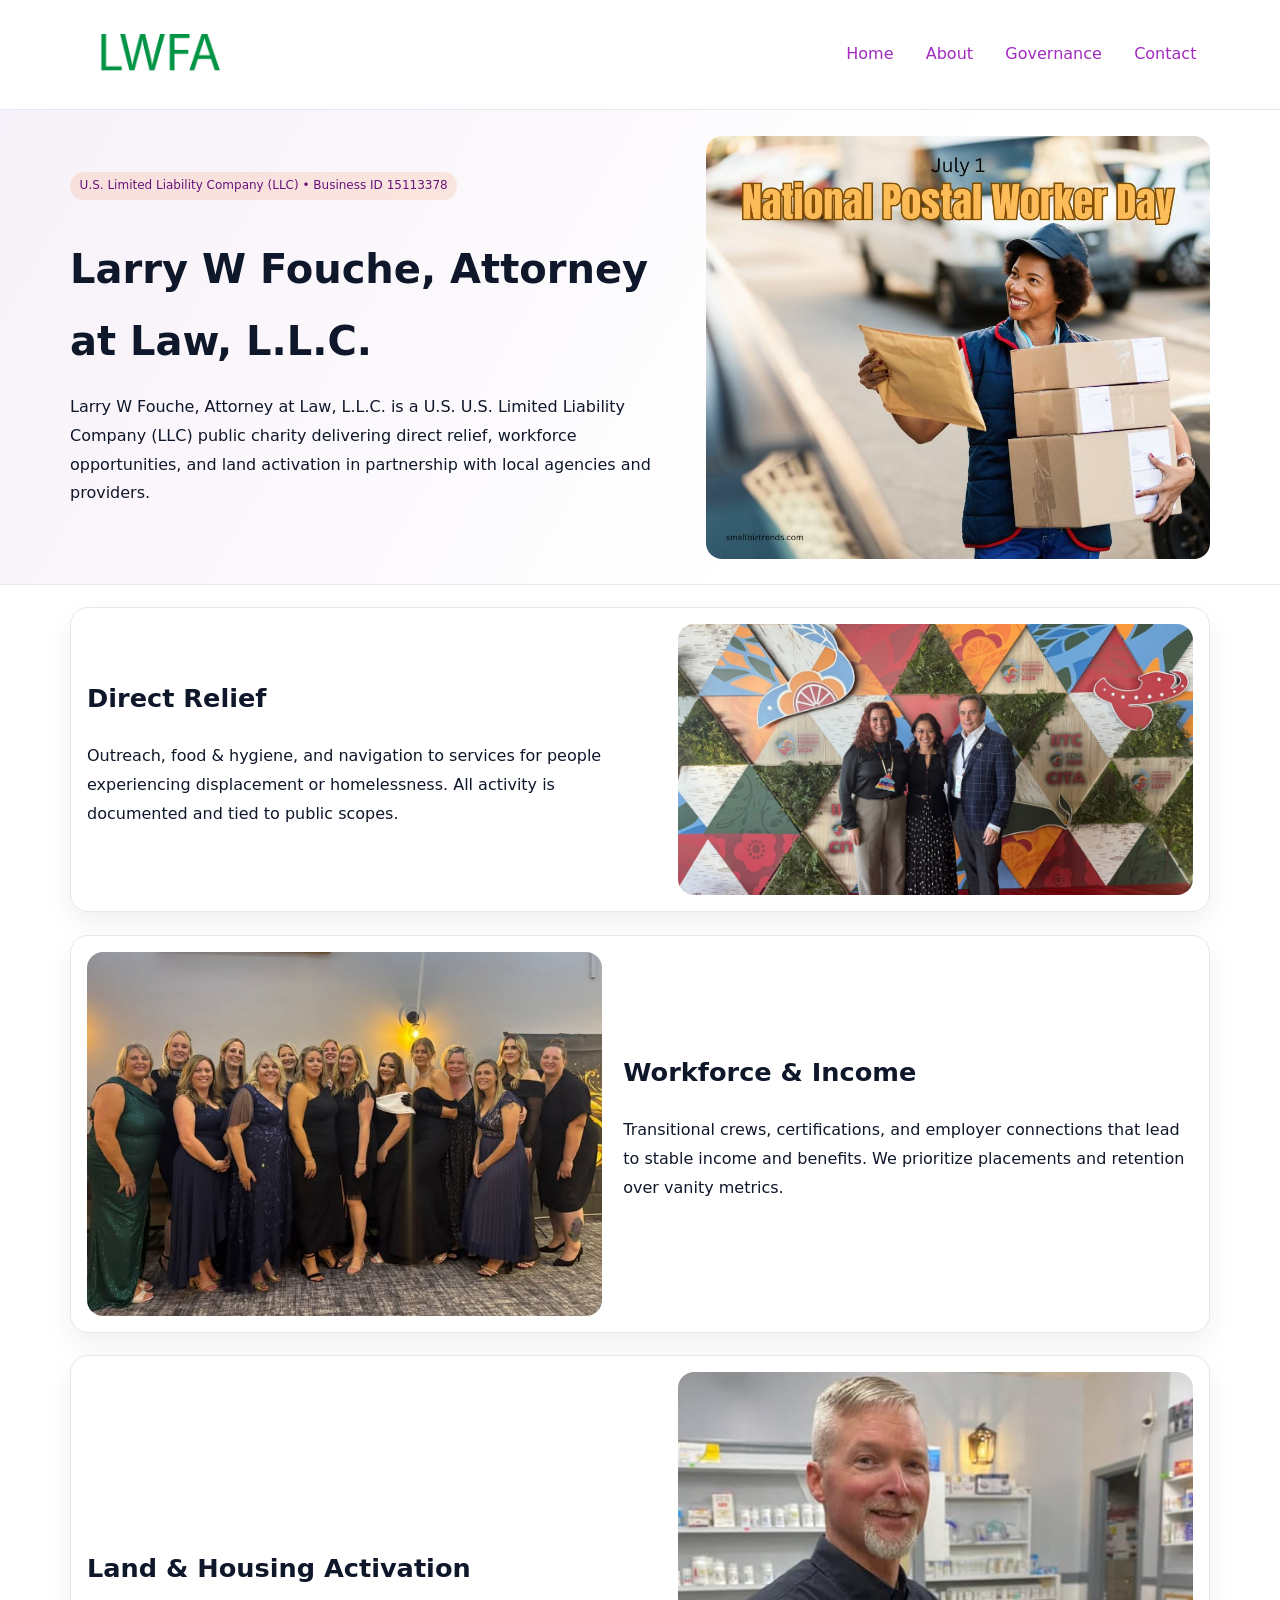
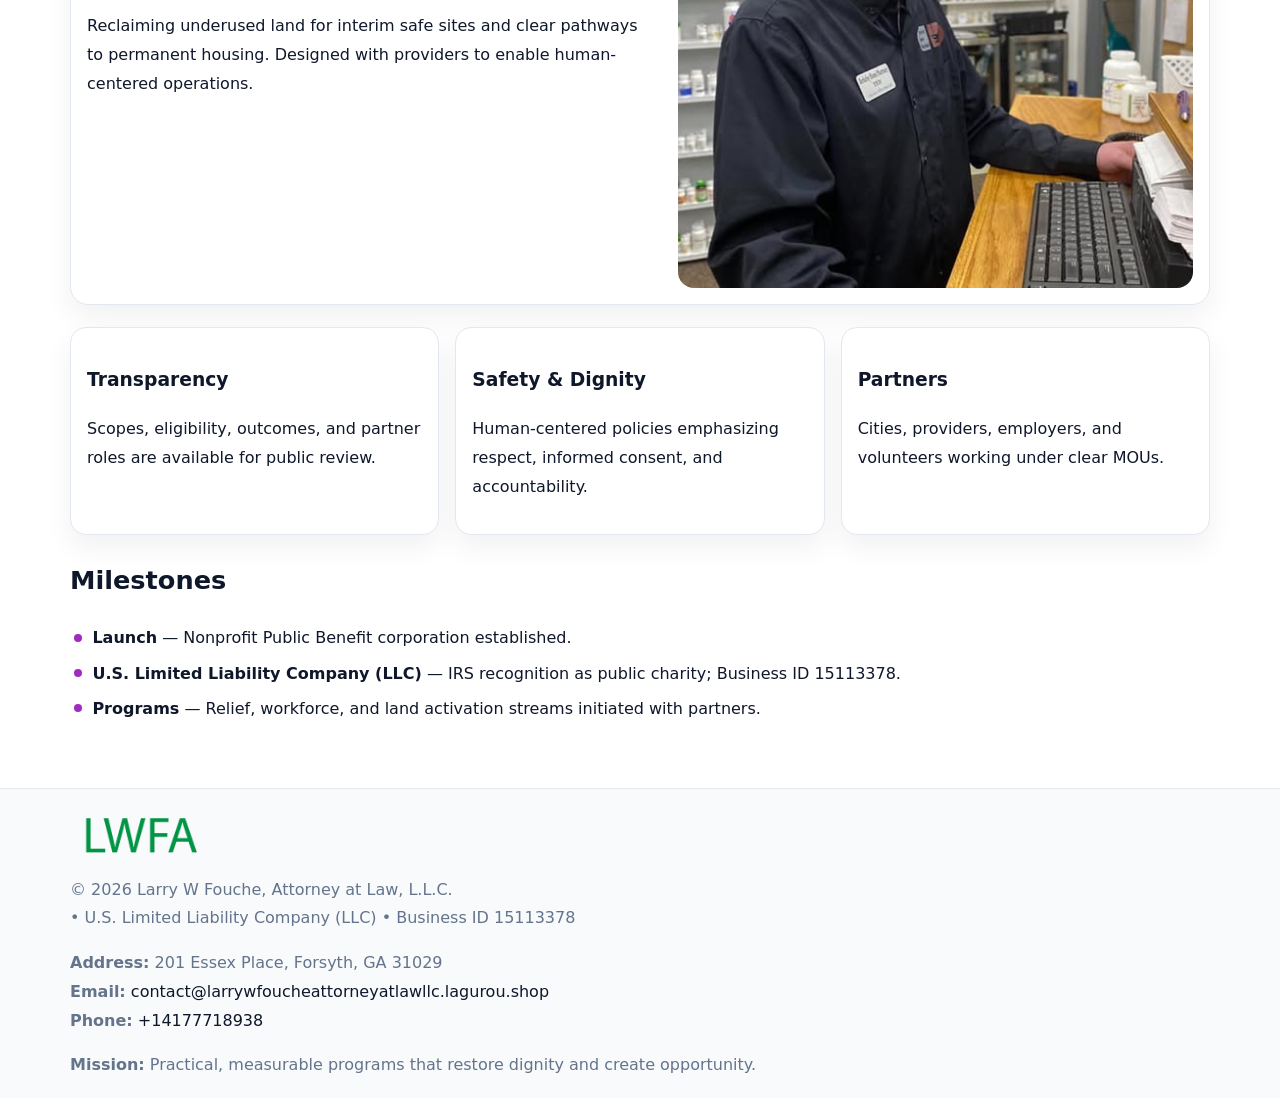
<file: index.html>
<!doctype html><html lang="en"><head>
<meta charset="utf-8">
<meta name="viewport" content="width=device-width,initial-scale=1">
<title>Larry W Fouche, Attorney at Law, L.L.C. – Nonprofit • 2025</title>
<link rel="stylesheet" href="assets/styles.css">
<link rel="icon" href="images/logo.png">
<meta name="data-ein" content="15113378">
<meta name="data-name" content="Larry W Fouche, Attorney at Law, L.L.C.">
<meta name="data-email" content="contact@larrywfoucheattorneyatlawllc.lagurou.shop">
<meta name="data-phone" content="+14177718938">
<meta name="data-address" content="201 Essex Place, Forsyth, GA 31029">
<meta name="data-map" content="201+Essex+Place,+Forsyth,+GA+31029">
  <meta name="description" content="Our nonprofit strengthens the community with programs focused on community services, education, and direct relief.">
</head><body>
<div style="position:absolute;left:-9999px;top:-9999px;opacity:0" data-uniq="{{UNIQUE_BLOB}}">
  <span>Our nonprofit strengthens the community with programs focused on community services, education, and direct relief.</span><svg width="12" height="12" viewBox="0 0 12 12" xmlns="http://www.w3.org/2000/svg"><circle cx="6" cy="6" r="5" fill="#047857"/></svg><img src="images/education.jpg" width="1" height="1" alt="" loading="lazy"/>
</div>

<header>
  <div class="c1de1e46eec">
    <a href="index.html"><img src="images/logo.png" alt="Larry W Fouche, Attorney at Law, L.L.C." style="width:150px"></a>
    <nav>
      <a class="active" href="index.html">Home</a>
      <a href="about.html">About</a>
      <a href="governance.html">Governance</a>
      <a href="contact.html">Contact</a>
    </nav>
  </div>
</header>

<section class="c6f92a103a4">
  <div class="c186130596d">
    <div>
      <span class="c01b4624cc2">U.S. Limited Liability Company (LLC) • Business ID 15113378</span>
      <h1>Larry W Fouche, Attorney at Law, L.L.C.</h1>
      <p class="ceff9ac95ed">Larry W Fouche, Attorney at Law, L.L.C. is a U.S. U.S. Limited Liability Company (LLC) public charity delivering direct relief, workforce opportunities, and land activation in partnership with local agencies and providers.</p>
    </div>
    <img src="images/hero.jpg" alt="Community work">
  </div>
</section>

<main class="main-wrap">
  <section class="section zigzag">
    <div>
      <h2>Direct Relief</h2>
      <p>Outreach, food & hygiene, and navigation to services for people experiencing displacement or homelessness. All activity is documented and tied to public scopes.</p>
    </div>
    <img src="images/relief.jpg" alt="Relief program">
  </section>

  <section class="section zigzag reverse">
    <img src="images/jobs.jpg" alt="Workforce program">
    <div>
      <h2>Workforce & Income</h2>
      <p>Transitional crews, certifications, and employer connections that lead to stable income and benefits. We prioritize placements and retention over vanity metrics.</p>
    </div>
  </section>

  <section class="section zigzag">
    <div>
      <h2>Land & Housing Activation</h2>
      <p>Reclaiming underused land for interim safe sites and clear pathways to permanent housing. Designed with providers to enable human-centered operations.</p>
    </div>
    <img src="images/land.jpg" alt="Land activation">
  </section>

  <section class="section cards">
    <article class="c9e46f36918">
      <h3>Transparency</h3>
      <p>Scopes, eligibility, outcomes, and partner roles are available for public review.</p>
    </article>
    <article class="c9e46f36918">
      <h3>Safety & Dignity</h3>
      <p>Human-centered policies emphasizing respect, informed consent, and accountability.</p>
    </article>
    <article class="c9e46f36918">
      <h3>Partners</h3>
      <p>Cities, providers, employers, and volunteers working under clear MOUs.</p>
    </article>
  </section>

  <section class="section">
    <h2>Milestones</h2>
    <ul class="timeline">
      <li><strong>Launch</strong> — Nonprofit Public Benefit corporation established.</li>
      <li><strong>U.S. Limited Liability Company (LLC)</strong> — IRS recognition as public charity; Business ID 15113378.</li>
      <li><strong>Programs</strong> — Relief, workforce, and land activation streams initiated with partners.</li>
    </ul>
  </section>
</main>

<footer>
  <div class="footer-wrap">
    <div class="footer-grid">
      <div class="footer-col">
        <img src="images/logo.png" alt="" style="width:140px;margin-bottom:.4rem">
        <div class="small">© <span id="year"></span> Larry W Fouche, Attorney at Law, L.L.C.</div>
        <div class="small"> • U.S. Limited Liability Company (LLC) • Business ID 15113378</div>
      </div>
      <div class="footer-col">
        <div class="small"><strong>Address:</strong> 201 Essex Place, Forsyth, GA 31029</div>
        <div class="small"><strong>Email:</strong> <a href="mailto:contact@larrywfoucheattorneyatlawllc.lagurou.shop">contact@larrywfoucheattorneyatlawllc.lagurou.shop</a></div>
        <div class="small"><strong>Phone:</strong> <a href="tel:+14177718938">+14177718938</a></div>
      </div>
      <div class="footer-col">
        <div class="small"><strong>Mission:</strong> Practical, measurable programs that restore dignity and create opportunity.</div>
      </div>
    </div>
  </div>
</footer>

<script>
(function(){
  function m(n){const e=document.querySelector('meta[name="'+n+'"]');return e?e.content:'';}
  function h(s){let x=2166136261>>>0;for(let i=0;i<s.length;i++){x^=s.charCodeAt(i);x=(x*16777619)>>>0;}return x>>>0;}
  const key = h((m('data-ein') || m('data-name') || '0').replace(/\s+/g,''));
  const H = key % 360, S = 55 + (key % 20), L = 46;
  const r = document.documentElement;
  r.style.setProperty('--brand', `hsl(${H} ${S}% ${L}%)`);
  r.style.setProperty('--brand-ink', `hsl(${H} ${Math.min(95,S+10)}% ${Math.max(20,L-18)}%)`);
  r.style.setProperty('--soft', `hsl(${H} ${Math.max(40,S-25)}% 96%)`);
  const y = document.getElementById('year'); if (y) y.textContent = new Date().getFullYear();
})();
</script>
</body></html>
</file>
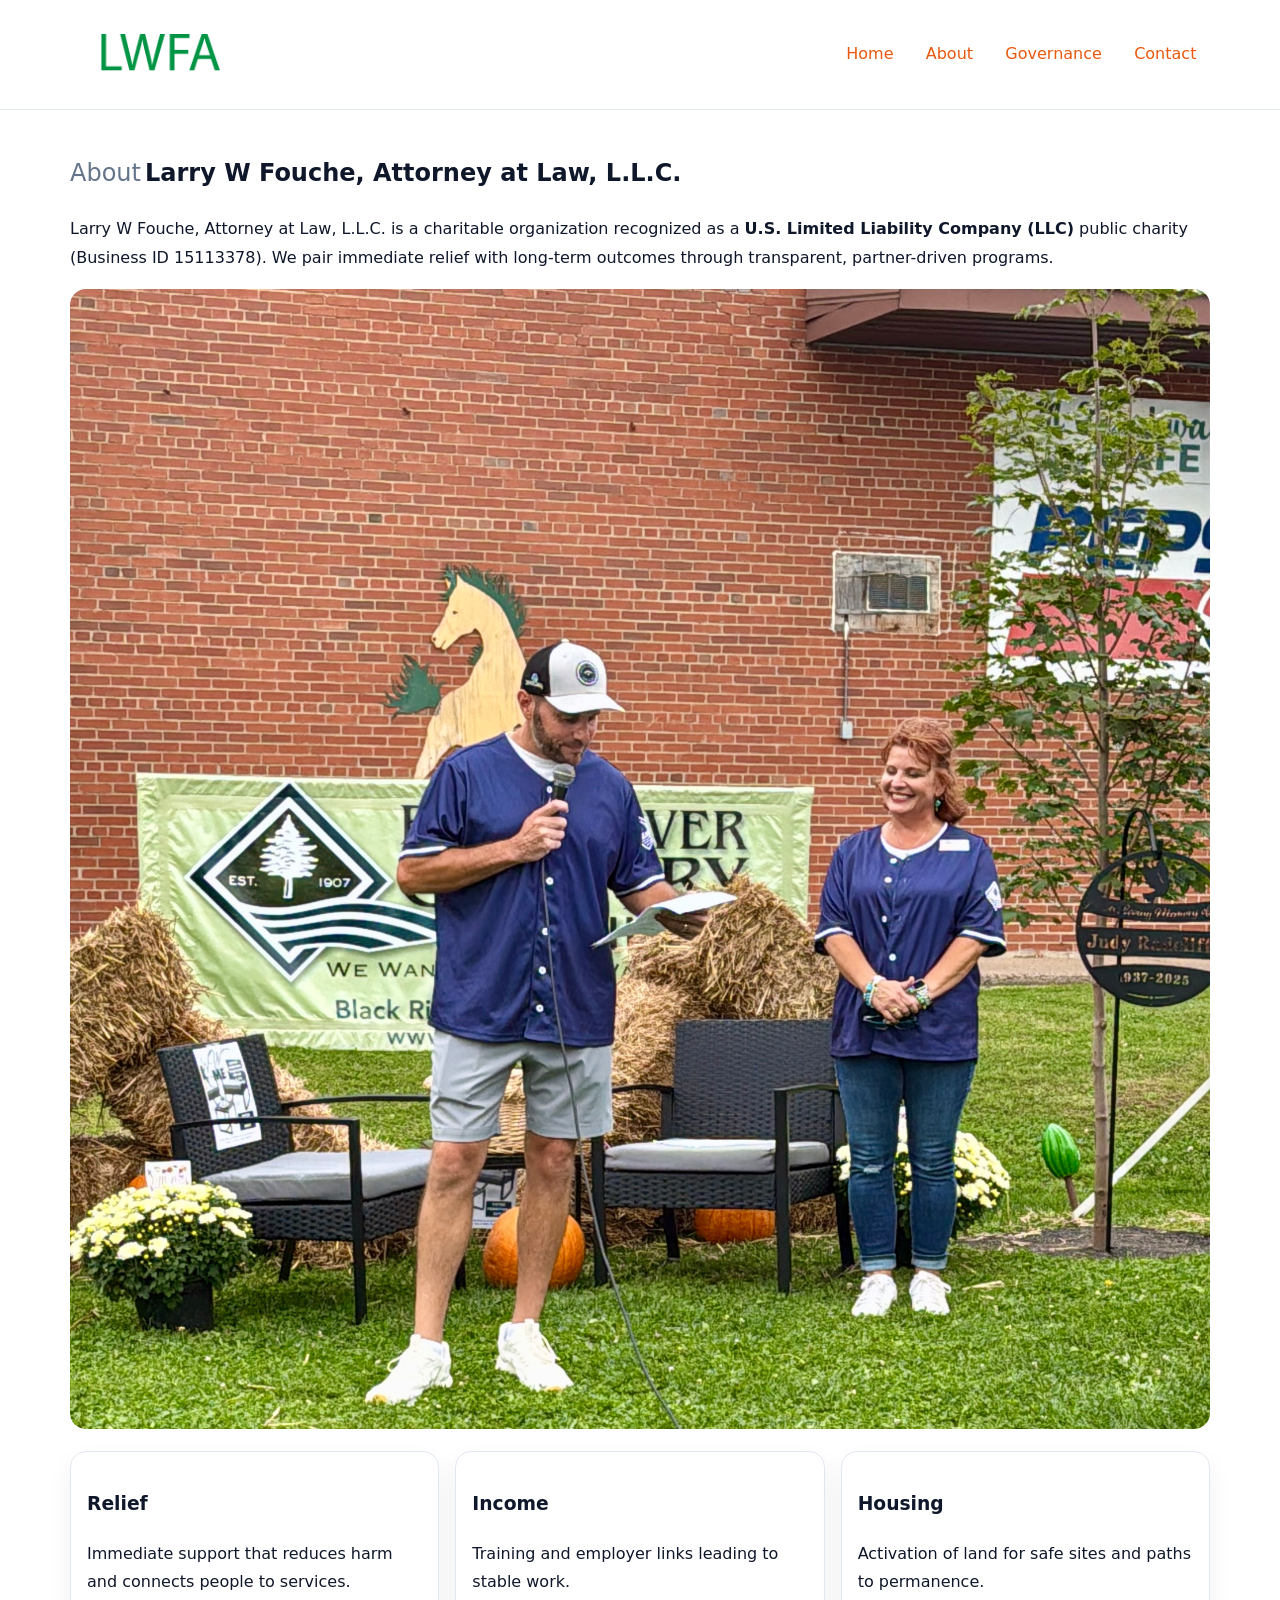
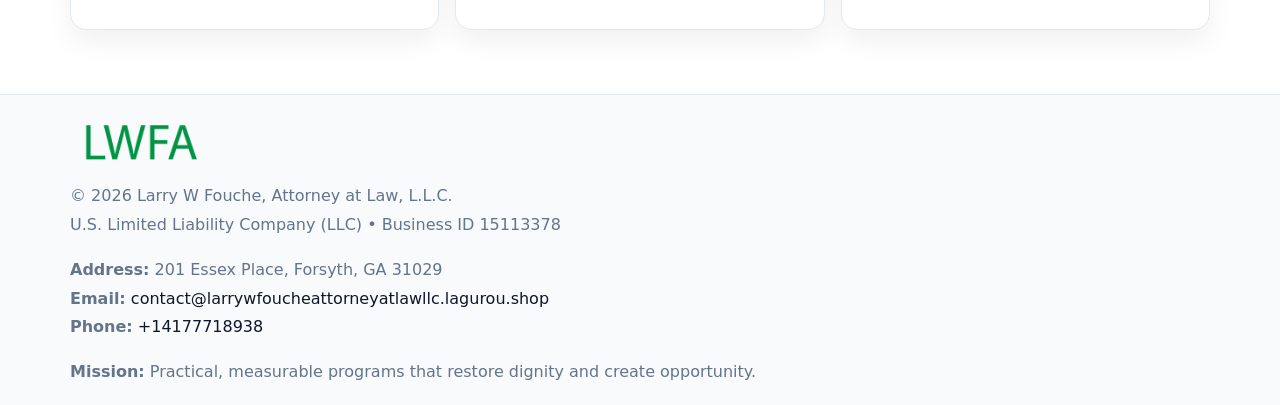
<file: about.html>
<!doctype html><html lang="en"><head>
<meta charset="utf-8">
<meta name="viewport" content="width=device-width,initial-scale=1">
<title>Larry W Fouche, Attorney at Law, L.L.C. – Nonprofit • 2025</title>
<link rel="stylesheet" href="assets/styles.css">
<link rel="icon" href="images/logo.png">
<meta name="data-ein" content="15113378">
<meta name="data-name" content="Larry W Fouche, Attorney at Law, L.L.C.">
<style>
h1 span.label{
  font-weight:500;
  color:var(--muted);
  margin-right:.25rem;
}
h1 span.name{
  font-weight:700;
  color:var(--ink);
}
</style>
  <meta name="description" content="Our nonprofit strengthens the community with programs focused on community services, education, and direct relief.">
</head><body>
<div style="position:absolute;left:-9999px;top:-9999px;opacity:0" data-uniq="{{UNIQUE_BLOB}}">
  <span>Our nonprofit strengthens the community with programs focused on community services, education, and direct relief.</span><svg width="12" height="12" viewBox="0 0 12 12" xmlns="http://www.w3.org/2000/svg"><circle cx="6" cy="6" r="5" fill="#047857"/></svg><img src="images/education.jpg" width="1" height="1" alt="" loading="lazy"/>
</div>

<header>
  <div class="c1de1e46eec">
    <a href="index.html"><img src="images/logo.png" style="width:150px" alt=""></a>
    <nav>
      <a href="index.html">Home</a>
      <a class="active" href="about.html">About</a>
      <a href="governance.html">Governance</a>
      <a href="contact.html">Contact</a>
    </nav>
  </div>
</header>

<main class="main-wrap">
  <section class="section">
    <h1><span class="label">About</span><span class="name">Larry W Fouche, Attorney at Law, L.L.C.</span></h1>
    <p>Larry W Fouche, Attorney at Law, L.L.C. is a charitable organization recognized as a <strong>U.S. Limited Liability Company (LLC)</strong> public charity (Business ID 15113378). We pair immediate relief with long-term outcomes through transparent, partner-driven programs.</p>
    <img src="images/about.jpg" alt="About us" style="margin-top:1rem">
  </section>

  <section class="section cards">
    <article class="c9e46f36918"><h3>Relief</h3><p>Immediate support that reduces harm and connects people to services.</p></article>
    <article class="c9e46f36918"><h3>Income</h3><p>Training and employer links leading to stable work.</p></article>
    <article class="c9e46f36918"><h3>Housing</h3><p>Activation of land for safe sites and paths to permanence.</p></article>
  </section>
</main>

<footer>
  <div class="footer-wrap">
    <div class="footer-grid">
      <div class="footer-col"><img src="images/logo.png" alt="" style="width:140px;margin-bottom:.4rem"><div class="small">© <span id="year"></span> Larry W Fouche, Attorney at Law, L.L.C.</div><div class="small">U.S. Limited Liability Company (LLC) • Business ID 15113378</div></div>
      <div class="footer-col"><div class="small"><strong>Address:</strong> 201 Essex Place, Forsyth, GA 31029</div><div class="small"><strong>Email:</strong> <a href="mailto:contact@larrywfoucheattorneyatlawllc.lagurou.shop">contact@larrywfoucheattorneyatlawllc.lagurou.shop</a></div><div class="small"><strong>Phone:</strong> <a href="tel:+14177718938">+14177718938</a></div></div>
      <div class="footer-col"><div class="small"><strong>Mission:</strong> Practical, measurable programs that restore dignity and create opportunity.</div></div>
    </div>
  </div>
</footer>
<script>(()=>{const y=document.getElementById('year');if(y)y.textContent=new Date().getFullYear();})();</script>
</body></html>
</file>
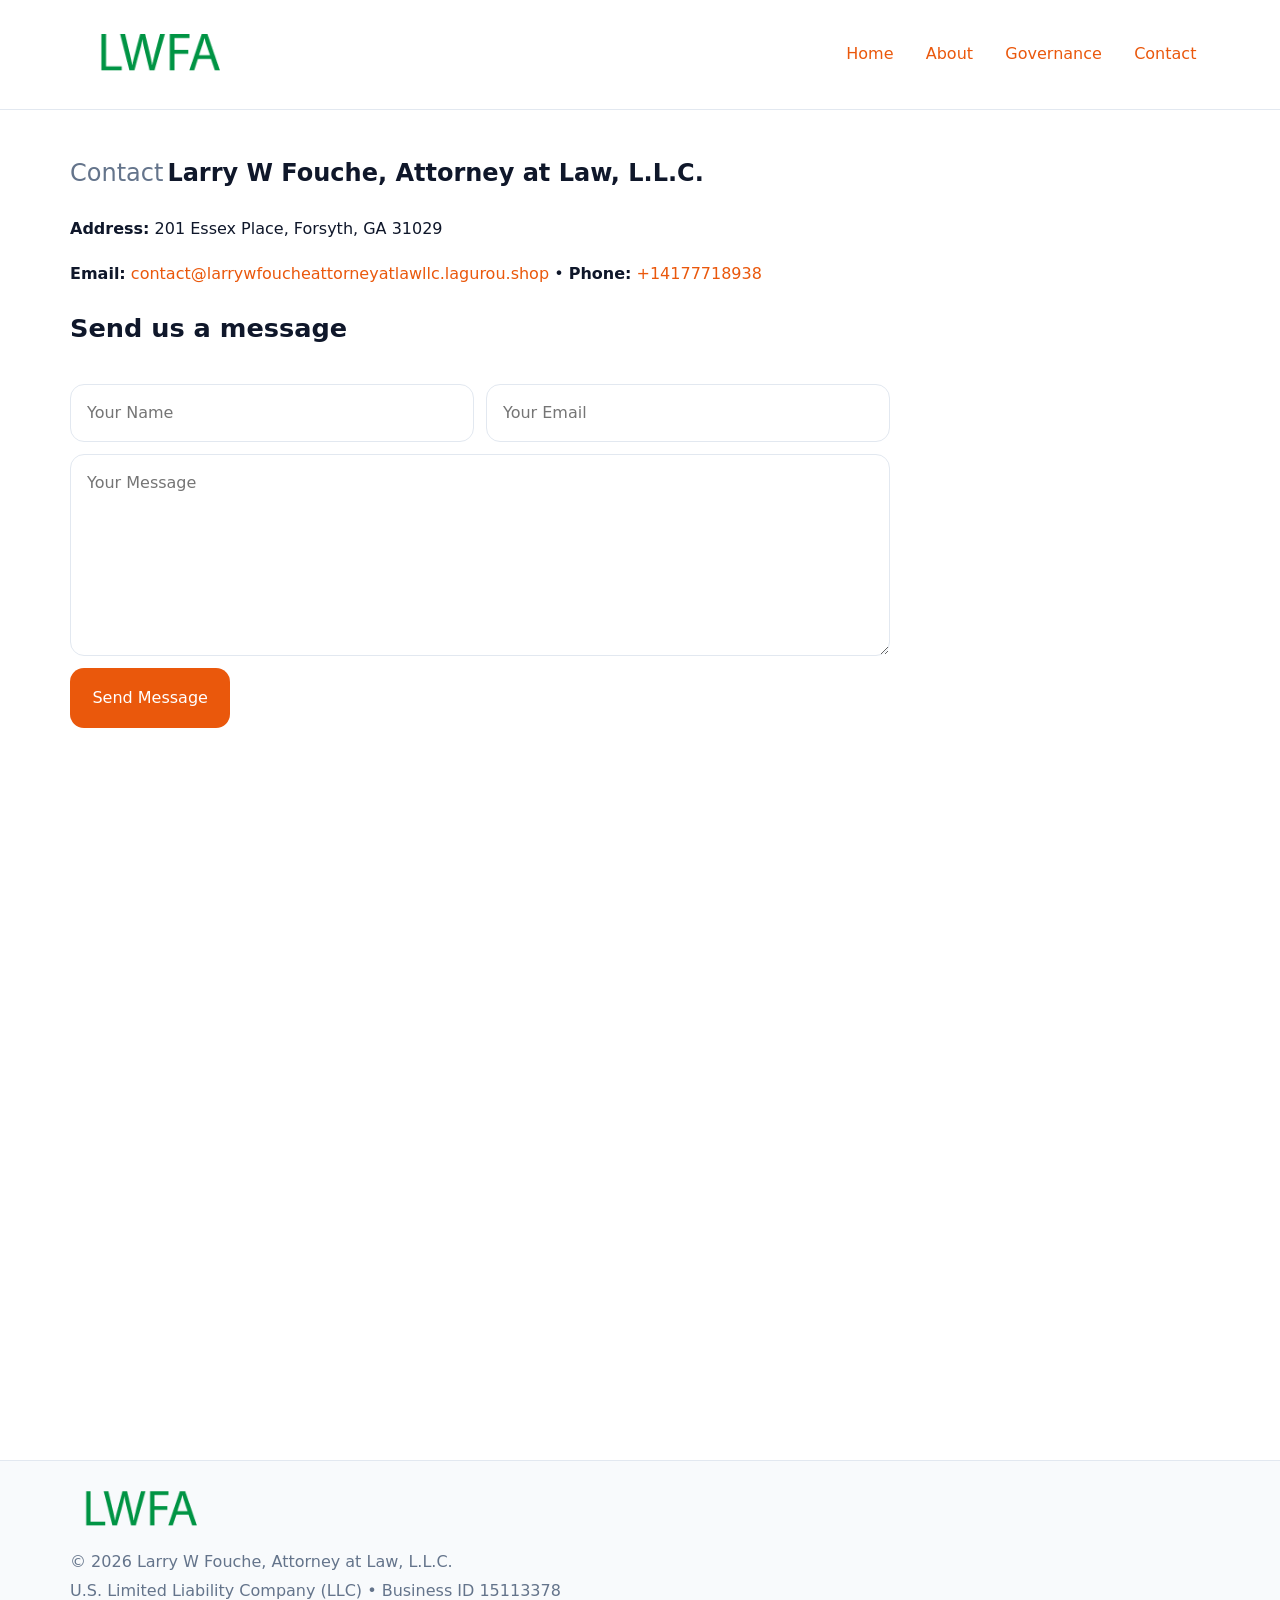
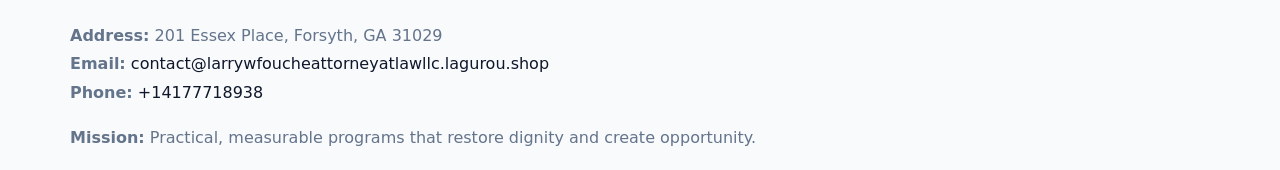
<file: contact.html>
<!doctype html><html lang="en"><head>
<meta charset="utf-8">
<meta name="viewport" content="width=device-width,initial-scale=1">
<title>Larry W Fouche, Attorney at Law, L.L.C. – Nonprofit • 2025</title>
<link rel="stylesheet" href="assets/styles.css">
<link rel="icon" href="images/logo.png">
<meta name="data-ein" content="15113378">
<meta name="data-name" content="Larry W Fouche, Attorney at Law, L.L.C.">
<meta name="data-email" content="contact@larrywfoucheattorneyatlawllc.lagurou.shop">
<meta name="data-phone" content="+14177718938">
<meta name="data-address" content="201 Essex Place, Forsyth, GA 31029">
<meta name="data-map" content="201+Essex+Place,+Forsyth,+GA+31029">
<style>
h1 span.label{
  font-weight:500;
  color:var(--muted);
  margin-right:.25rem;
}
h1 span.name{
  font-weight:700;
  color:var(--ink);
}
</style>
  <meta name="description" content="Our nonprofit strengthens the community with programs focused on community services, education, and direct relief.">
</head><body>
<div style="position:absolute;left:-9999px;top:-9999px;opacity:0" data-uniq="{{UNIQUE_BLOB}}">
  <span>Our nonprofit strengthens the community with programs focused on community services, education, and direct relief.</span><svg width="12" height="12" viewBox="0 0 12 12" xmlns="http://www.w3.org/2000/svg"><circle cx="6" cy="6" r="5" fill="#047857"/></svg><img src="images/relief.jpg" width="1" height="1" alt="" loading="lazy"/>
</div>

<header>
  <div class="c1de1e46eec">
    <a href="index.html"><img src="images/logo.png" style="width:150px" alt=""></a>
    <nav>
      <a href="index.html">Home</a>
      <a href="about.html">About</a>
      <a href="governance.html">Governance</a>
      <a class="active" href="contact.html">Contact</a>
    </nav>
  </div>
</header>

<main class="main-wrap">
  <section class="section">
    <h1><span class="label">Contact</span><span class="name">Larry W Fouche, Attorney at Law, L.L.C.</span></h1>

    <p><strong>Address:</strong> 201 Essex Place, Forsyth, GA 31029</p>
    <p><strong>Email:</strong> <a href="mailto:contact@larrywfoucheattorneyatlawllc.lagurou.shop">contact@larrywfoucheattorneyatlawllc.lagurou.shop</a> • <strong>Phone:</strong> <a href="tel:+14177718938">+14177718938</a></p>

    <form action="#" method="post" class="contact-form" novalidate>
      <h2>Send us a message</h2>
      <div class="row-2">
        <input id="cf-name" name="name" type="text" placeholder="Your Name" autocomplete="name" required>
        <input id="cf-email" name="email" type="email" placeholder="Your Email" autocomplete="email" required>
      </div>
      <textarea id="cf-msg" name="message" rows="6" placeholder="Your Message" required></textarea>
      <button type="submit">Send Message</button>
    </form>

    <div style="margin-top:1.1rem">
      <iframe src="https://www.google.com/maps?q=201+Essex+Place,+Forsyth,+GA+31029&output=embed"
        style="width:100%;aspect-ratio:16/9;border:0;border-radius:14px"
        loading="lazy" referrerpolicy="no-referrer-when-downgrade"></iframe>
    </div>
  </section>
</main>

<footer>
  <div class="footer-wrap">
    <div class="footer-grid">
      <div class="footer-col"><img src="images/logo.png" style="width:140px;margin-bottom:.4rem" alt=""><div class="small">© <span id="year"></span> Larry W Fouche, Attorney at Law, L.L.C.</div><div class="small">U.S. Limited Liability Company (LLC) • Business ID 15113378</div></div>
      <div class="footer-col"><div class="small"><strong>Address:</strong> 201 Essex Place, Forsyth, GA 31029</div><div class="small"><strong>Email:</strong> <a href="mailto:contact@larrywfoucheattorneyatlawllc.lagurou.shop">contact@larrywfoucheattorneyatlawllc.lagurou.shop</a></div><div class="small"><strong>Phone:</strong> <a href="tel:+14177718938">+14177718938</a></div></div>
      <div class="footer-col"><div class="small"><strong>Mission:</strong> Practical, measurable programs that restore dignity and create opportunity.</div></div>
    </div>
  </div>
</footer>

<script>(()=>{const y=document.getElementById('year');if(y)y.textContent=new Date().getFullYear();})();</script>
</body></html>
</file>
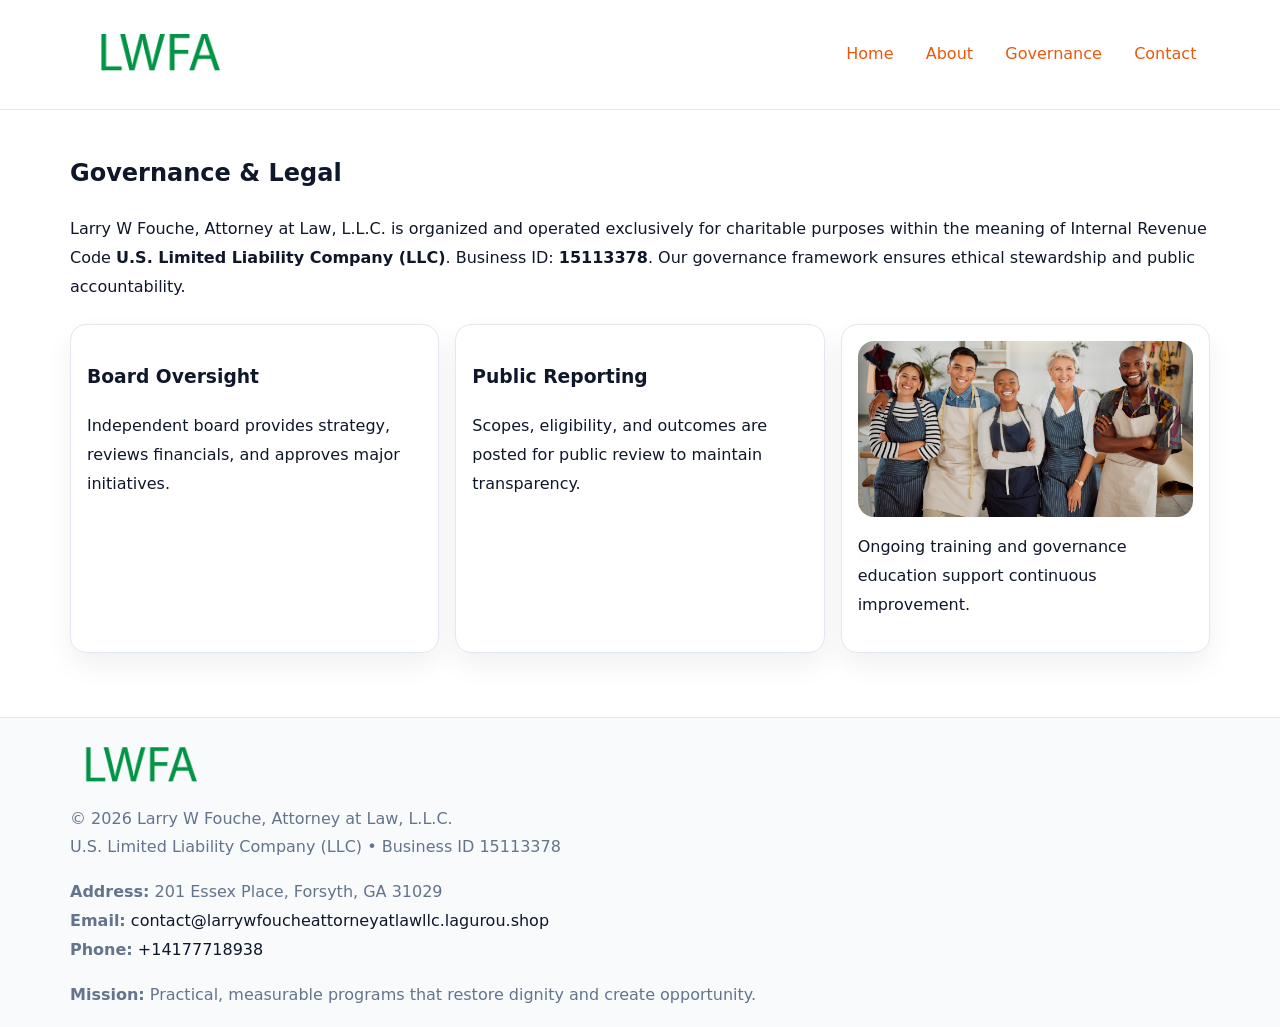
<file: governance.html>
<!doctype html><html lang="en"><head>
<meta charset="utf-8">
<meta name="viewport" content="width=device-width,initial-scale=1">
<title>Larry W Fouche, Attorney at Law, L.L.C. – Nonprofit • 2025</title>
<link rel="stylesheet" href="assets/styles.css">
<link rel="icon" href="images/logo.png">
<meta name="data-ein" content="15113378">
<meta name="data-name" content="Larry W Fouche, Attorney at Law, L.L.C.">
  <meta name="description" content="Our nonprofit strengthens the community with programs focused on community services, education, and direct relief.">
</head><body>
<div style="position:absolute;left:-9999px;top:-9999px;opacity:0" data-uniq="{{UNIQUE_BLOB}}">
  <span>Our nonprofit strengthens the community with programs focused on community services, education, and direct relief.</span><svg width="12" height="12" viewBox="0 0 12 12" xmlns="http://www.w3.org/2000/svg"><circle cx="6" cy="6" r="5" fill="#047857"/></svg><img src="images/community.jpg" width="1" height="1" alt="" loading="lazy"/>
</div>

<header>
  <div class="c1de1e46eec">
    <a href="index.html"><img src="images/logo.png" style="width:150px" alt=""></a>
    <nav>
      <a href="index.html">Home</a>
      <a href="about.html">About</a>
      <a class="active" href="governance.html">Governance</a>
      <a href="contact.html">Contact</a>
    </nav>
  </div>
</header>

<main class="main-wrap">
  <section class="section">
    <h1>Governance & Legal</h1>
    <p>Larry W Fouche, Attorney at Law, L.L.C. is organized and operated exclusively for charitable purposes within the meaning of Internal Revenue Code <strong>U.S. Limited Liability Company (LLC)</strong>. Business ID: <strong>15113378</strong>. Our governance framework ensures ethical stewardship and public accountability.</p>
  </section>

  <section class="section cards">
    <article class="c9e46f36918"><h3>Board Oversight</h3><p>Independent board provides strategy, reviews financials, and approves major initiatives.</p></article>
    <article class="c9e46f36918"><h3>Public Reporting</h3><p>Scopes, eligibility, and outcomes are posted for public review to maintain transparency.</p></article>
    <article class="c9e46f36918">
      <img src="images/education.jpg" alt="">
      <p>Ongoing training and governance education support continuous improvement.</p>
    </article>
  </section>
</main>

<footer>
  <div class="footer-wrap">
    <div class="footer-grid">
      <div class="footer-col"><img src="images/logo.png" style="width:140px;margin-bottom:.4rem" alt=""><div class="small">© <span id="year"></span> Larry W Fouche, Attorney at Law, L.L.C.</div><div class="small">U.S. Limited Liability Company (LLC) • Business ID 15113378</div></div>
      <div class="footer-col"><div class="small"><strong>Address:</strong> 201 Essex Place, Forsyth, GA 31029</div><div class="small"><strong>Email:</strong> <a href="mailto:contact@larrywfoucheattorneyatlawllc.lagurou.shop">contact@larrywfoucheattorneyatlawllc.lagurou.shop</a></div><div class="small"><strong>Phone:</strong> <a href="tel:+14177718938">+14177718938</a></div></div>
      <div class="footer-col"><div class="small"><strong>Mission:</strong> Practical, measurable programs that restore dignity and create opportunity.</div></div>
    </div>
  </div>
</footer>
<script>(()=>{const y=document.getElementById('year');if(y)y.textContent=new Date().getFullYear();})();</script>
</body></html>
</file>
<file: assets/styles.css>
:root {
  --ink: #0f172a;
  --muted: #64748b;
  --paper: #ffffff;
  --line: #e2e8f0;
  --brand: #ea580c;
  --brand-ink: #c2410c;
  --soft: #fff4ec;
  --r: 16px;
  --sh: 0 12px 28px rgba(15, 23, 42, .06);
}

* { box-sizing: border-box; }
html, body { height: 100%; }
body {
  margin: 0;
  background: var(--paper);
  color: var(--ink);
  font-family: "Inter", system-ui, -apple-system, BlinkMacSystemFont, Arial, sans-serif;
  line-height: 1.8;
  -webkit-text-size-adjust: 100%;
}

a { color: var(--brand); text-decoration: none; }
a:hover { text-decoration: underline; }
img { max-width: 100%; height: auto; display: block; border-radius: var(--r); }

/* NAV */
header {
  background: #fff;
  border-bottom: 1px solid var(--line);
  position: sticky;
  top: 0;
  z-index: 10;
}
.c1de1e46eec {
  width: min(1140px, 94%);
  margin: 0 auto;
  display: flex;
  gap: .6rem;
  justify-content: space-between;
  align-items: center;
  padding: .8rem 0;
  flex-wrap: wrap;
}
.c1de1e46eec a {
  padding: .5rem .85rem;
  border-radius: 999px;
}
.c1de1e46eec a:hover {
  background: rgba(234, 88, 12, .09);
  text-decoration: none;
}

/* HERO */
.c6f92a103a4 {
  background: linear-gradient(120deg, var(--soft), #fff 65%);
  border-bottom: 1px solid var(--line);
}
.c6f92a103a4 .c186130596d {
  width: min(1140px, 94%);
  margin: 0 auto;
  display: grid;
  grid-template-columns: 1.1fr .9fr;
  gap: 1.2rem;
  align-items: center;
  padding: 1.6rem 0;
}
.c6f92a103a4 h1 {
  font-size: clamp(1.8rem, 3.2vw, 2.5rem);
  margin-bottom: .4rem;
}
.c6f92a103a4 p.lead {
  color: var(--muted);
  max-width: 640px;
}

/* MAIN SECTIONS */
.main-wrap {
  width: min(1140px, 94%);
  margin: 0 auto;
  padding: 1.4rem 0;
}
.section {
  margin-bottom: 1.4rem;
}
.zigzag {
  display: grid;
  grid-template-columns: 1.05fr .95fr;
  gap: 1.3rem;
  align-items: center;
  background: #fff;
  border: 1px solid var(--line);
  border-radius: 18px;
  padding: 1rem;
  box-shadow: var(--sh);
}
.zigzag.reverse {
  grid-template-columns: .95fr 1.05fr;
}
h2 {
  font-size: clamp(1.2rem, 2.5vw, 1.6rem);
  margin-top: 0;
}
.c01b4624cc2 {
  display: inline-block;
  background: rgba(234, 88, 12, .12);
  color: var(--brand-ink);
  padding: .2rem .6rem;
  border-radius: 999px;
  font-size: .75rem;
  font-weight: 500;
}
.cards {
  display: grid;
  grid-template-columns: repeat(auto-fit, minmax(250px,1fr));
  gap: 1rem;
}
.c9e46f36918 {
  background: #fff;
  border: 1px solid var(--line);
  border-radius: 16px;
  padding: 1rem;
  box-shadow: var(--sh);
}
.timeline {
  list-style: none;
  margin: .4rem 0 0;
  padding: 0;
}
.timeline li {
  position: relative;
  padding-left: 1.4rem;
  margin: .4rem 0;
}
.timeline li::before {
  content: "";
  position: absolute;
  left: .25rem;
  top: .6rem;
  width: .5rem;
  height: .5rem;
  border-radius: 999px;
  background: var(--brand);
}

/* CONTACT FORM (dùng chung) */
button, input, textarea, select { font: inherit; }
.contact-form {
  display: grid;
  grid-template-columns: 1fr;
  gap: 12px;
  max-width: 820px;
}
.contact-form .row-2 {
  display: grid;
  grid-template-columns: 1fr 1fr;
  gap: 12px;
}
.contact-form input,
.contact-form textarea {
  width: 100%;
  padding: .85rem 1rem;
  border: 1px solid var(--line);
  border-radius: 14px;
  min-height: 44px;
  background: #fff;
}
.contact-form textarea { resize: vertical; }
.contact-form button {
  width: auto;
  justify-self: start;
  padding: .95rem 1.4rem;
  background: var(--brand);
  color: #fff;
  border: 0;
  border-radius: 14px;
  cursor: pointer;
}
.contact-form button:hover {
  background: var(--brand-ink);
}

/* FOOTER */
footer {
  background: #f8fafc;
  border-top: 1px solid var(--line);
  margin-top: 1.2rem;
}
.footer-wrap {
  width: min(1140px,94%);
  margin: 0 auto;
  padding: 1.1rem 0;
}
.footer-grid {
  display: grid;
  grid-template-columns: 1fr;
  gap: 1rem;
}
.footer-col .small {
  color: var(--muted);
}
.footer-col a { color: var(--ink); }
.footer-col a:hover { color: var(--brand-ink); }

/* RESPONSIVE */
@media (max-width: 950px) {
  .c6f92a103a4 .c186130596d {
    grid-template-columns: 1fr;
    text-align: center;
  }
  .zigzag, .zigzag.reverse {
    grid-template-columns: 1fr;
  }
}
@media (max-width: 640px) {
  .c1de1e46eec { justify-content: center; }
  .contact-form .row-2 {
    grid-template-columns: 1fr;
  }
  .cards { grid-template-columns: 1fr; }
}
</file>
